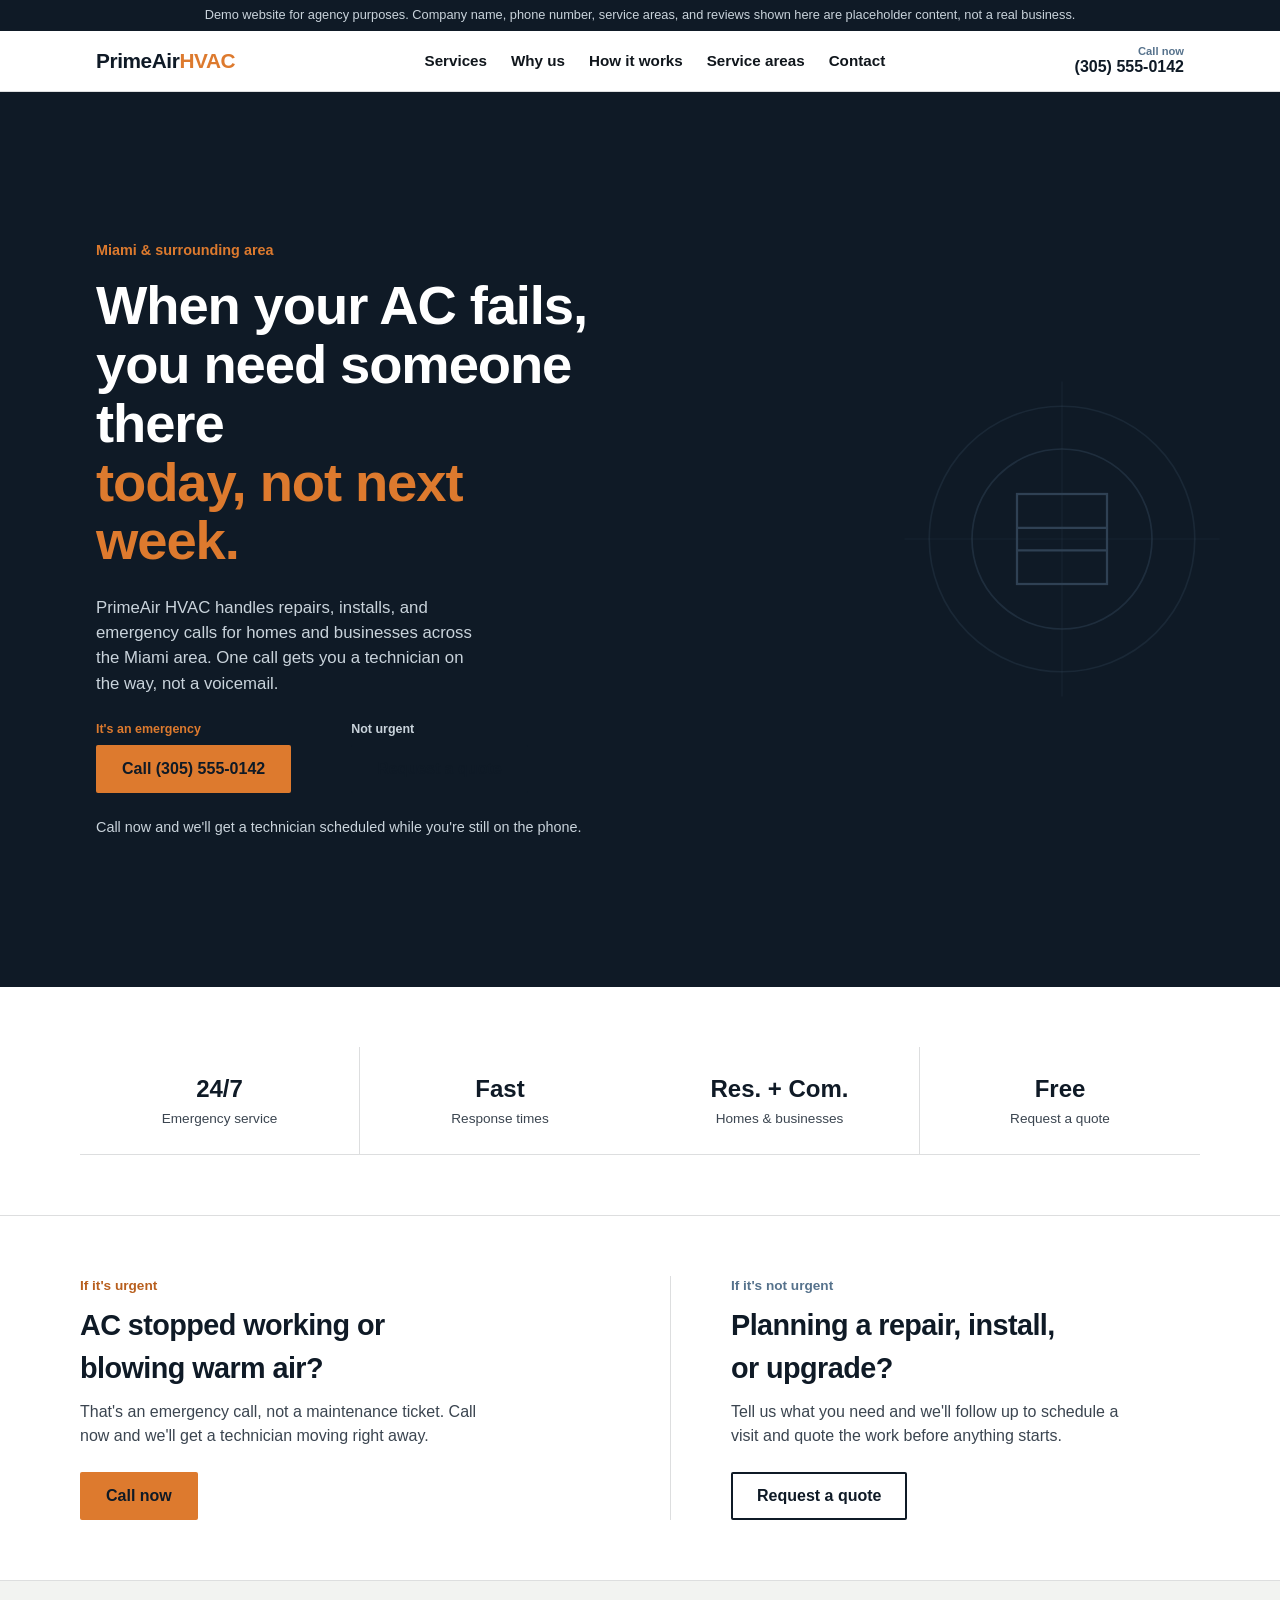
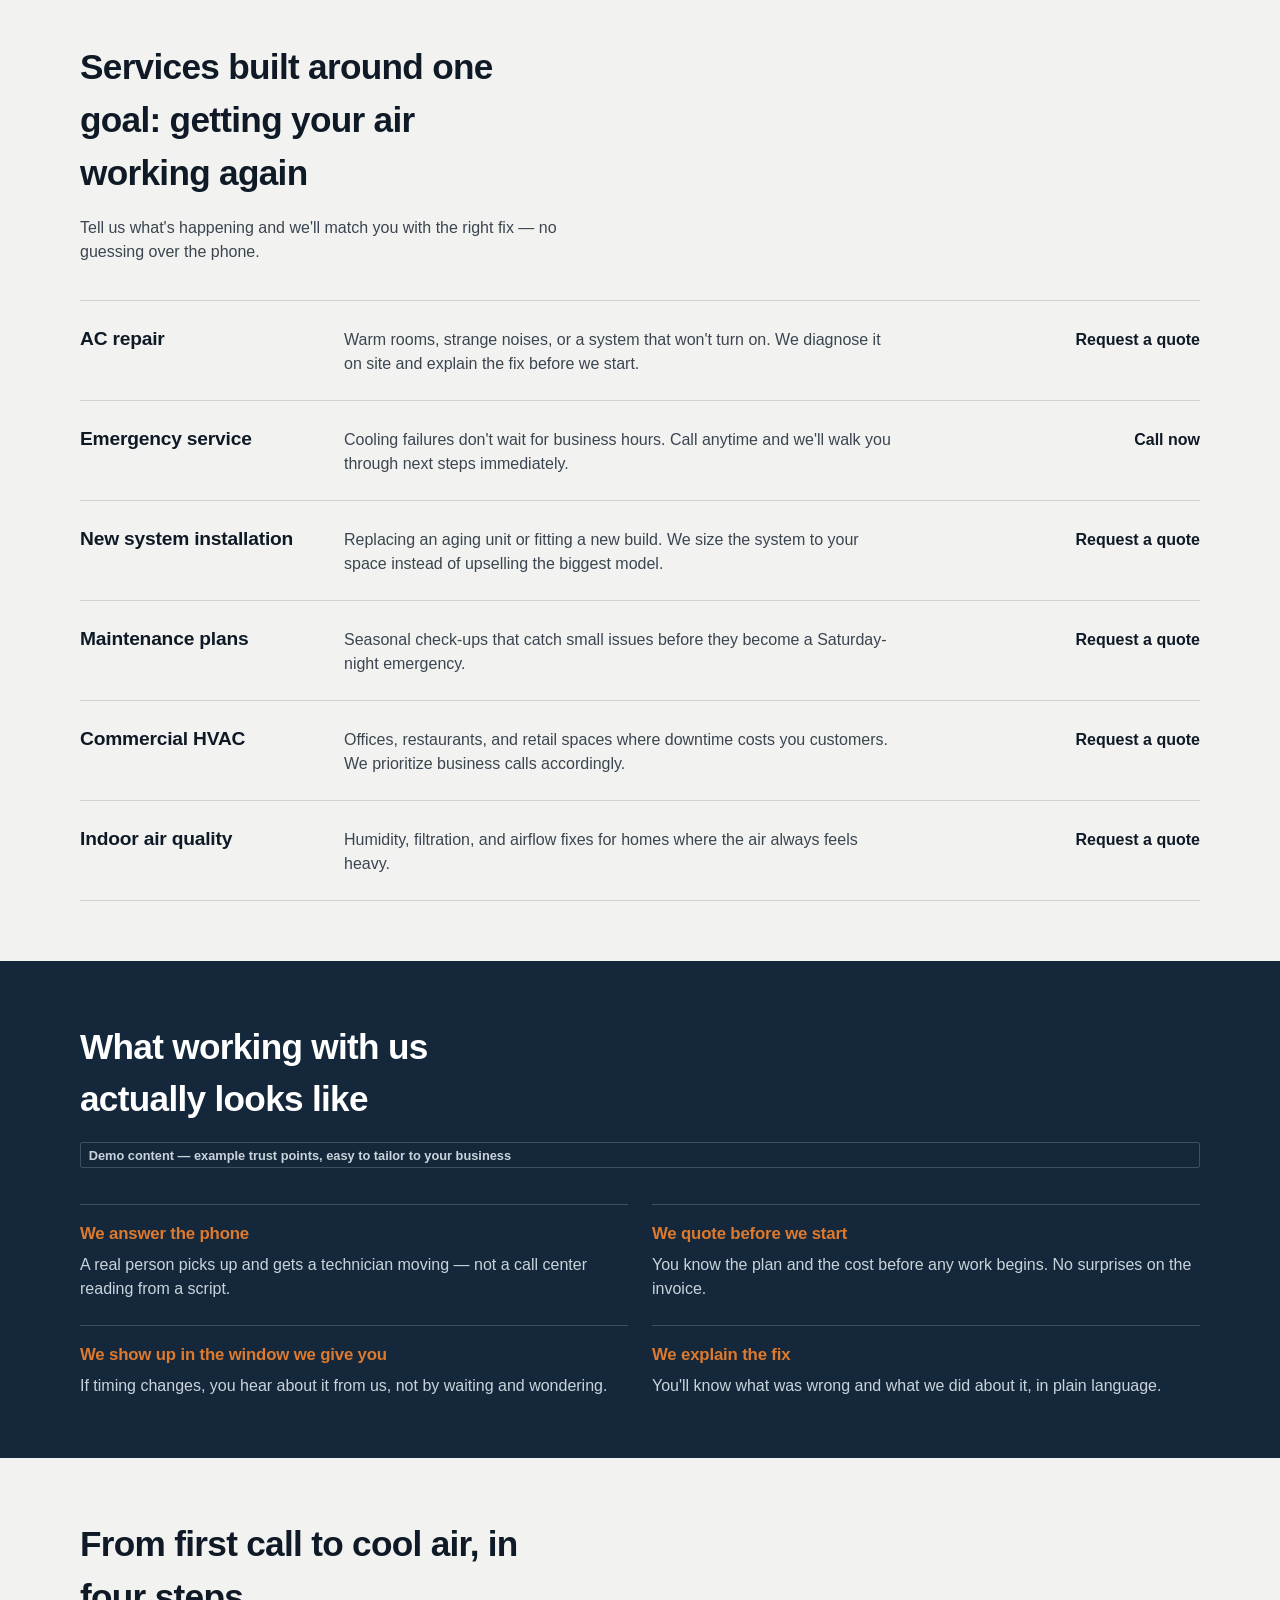
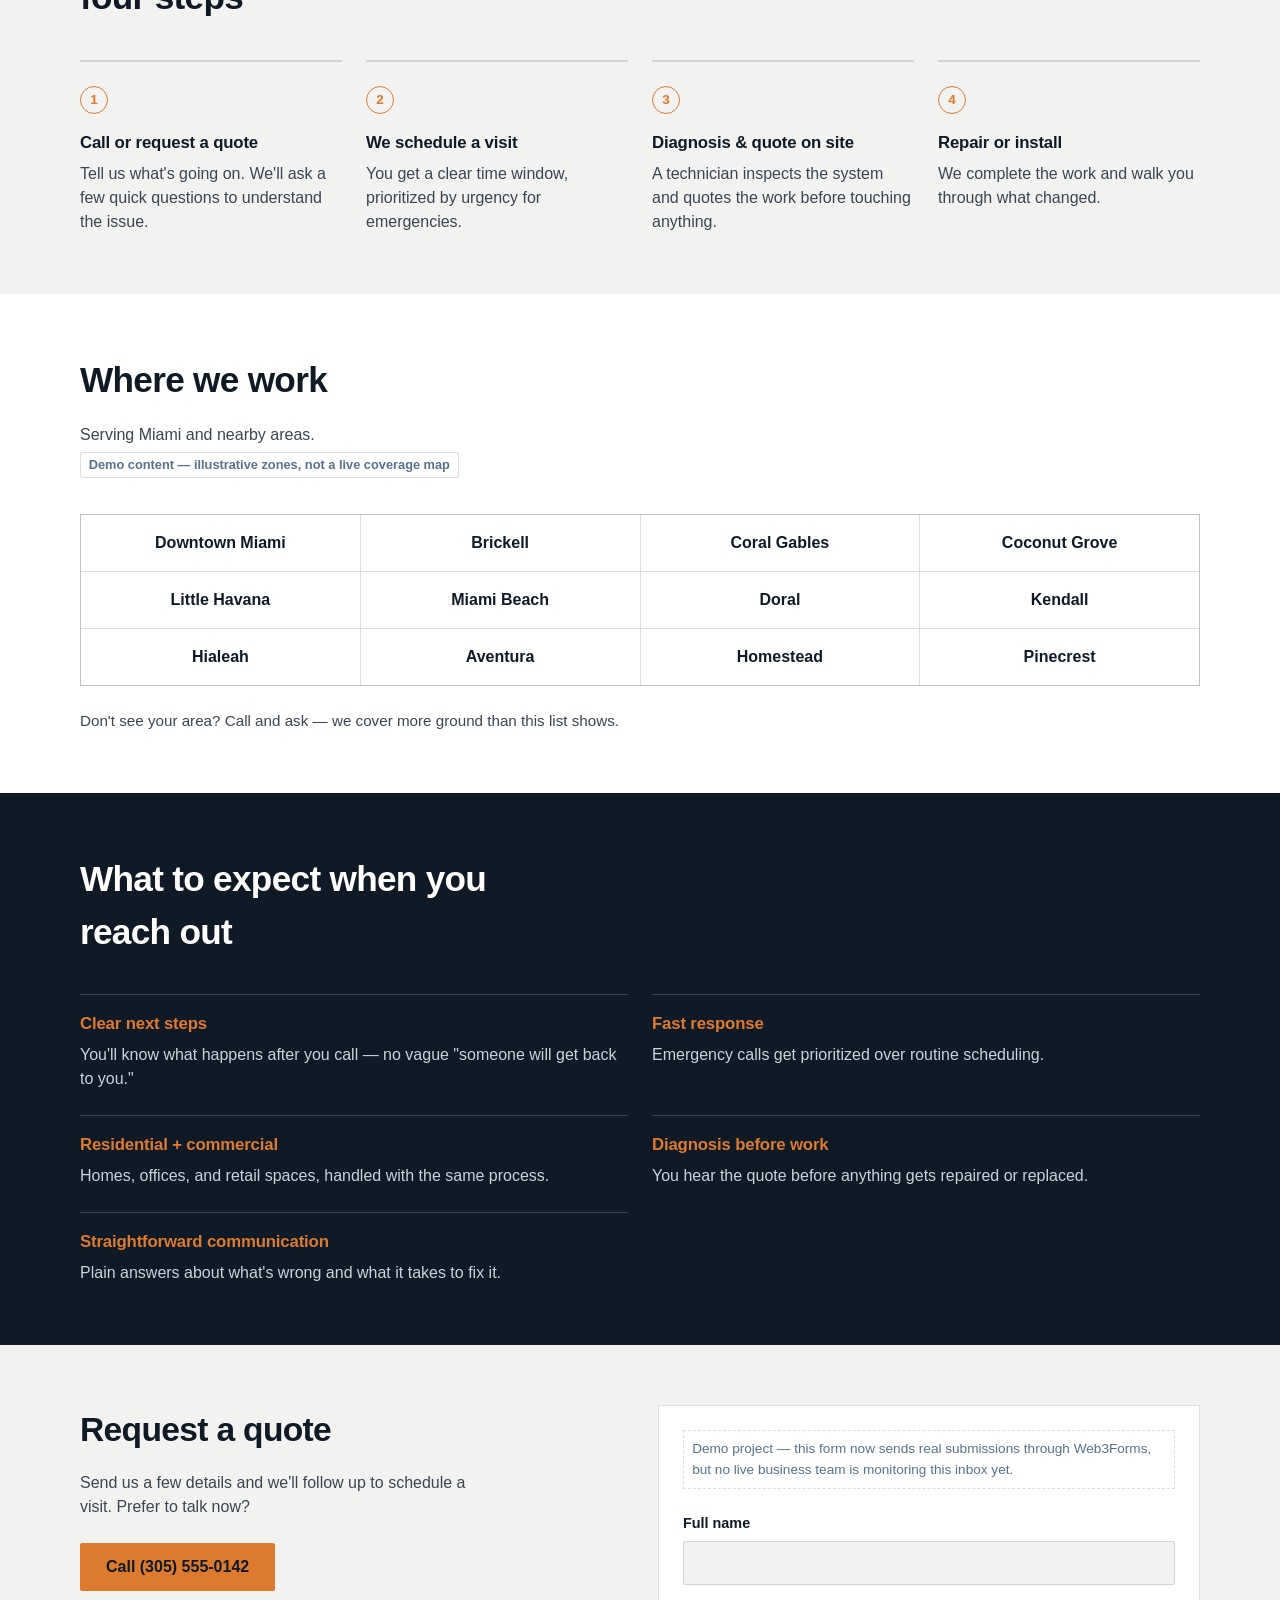
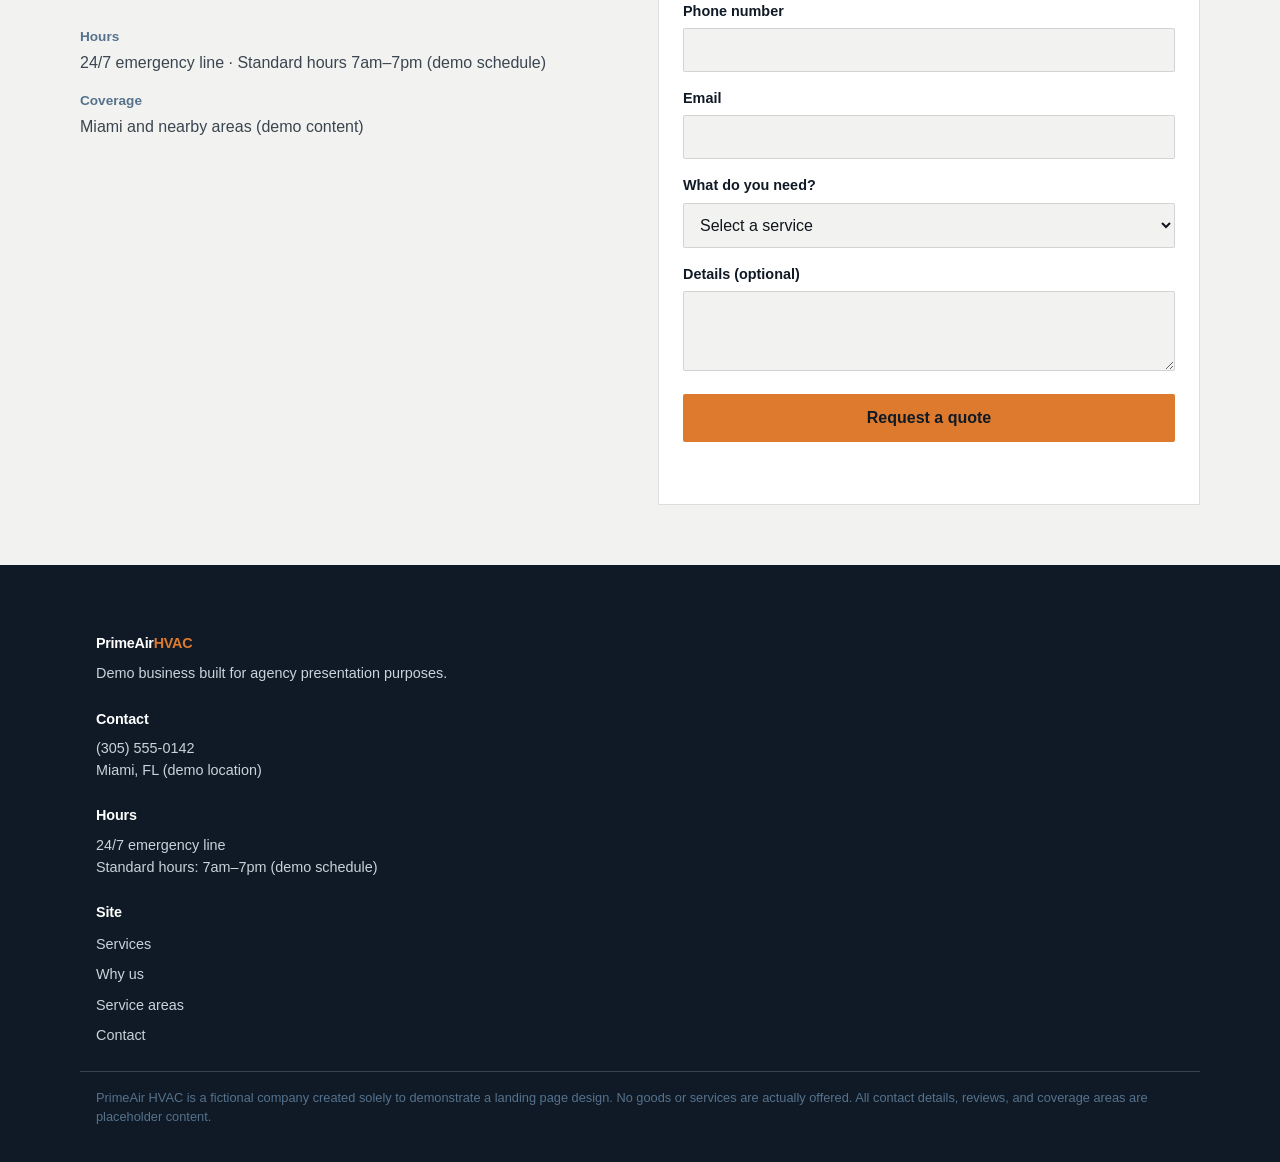
<file: index.html>
<!doctype html>
<!--
  BUSINESS CONFIG — checklist a completar antes de publicar este sitio.

  BUSINESS_NAME:
  BUSINESS_TYPE:
  STATUS: DEMO | PRODUCTION

  PHONE:
  EMAIL:
  ADDRESS:
  CITY:
  STATE:
  ZIP:
  SERVICE_AREAS:
  HOURS:

  WEBSITE_URL:
  GBP_URL:

  PRIMARY_SERVICE:
  SERVICES:
  EMERGENCY_SERVICE: yes | no
  RESIDENTIAL: yes | no
  COMMERCIAL: yes | no

  PRIMARY_COLOR:
  ACCENT_COLOR:
  OG_IMAGE:

  FORM_PROVIDER:
  FORM_ENDPOINT:
  FORM_RECIPIENT:
-->
<html lang="en">
<head>
  <meta charset="UTF-8">
  <meta name="viewport" content="width=device-width, initial-scale=1">
  <title>PrimeAir HVAC — Miami Heating &amp; Cooling (Demo)</title>
  <meta name="description" content="Demo landing page for PrimeAir HVAC, a fictional Miami HVAC company. Built as a sales sample by a web agency.">
  <meta name="robots" content="noindex, nofollow">

  <!-- SEO: favicon — add <link rel="icon" href="..."> once a real favicon asset exists -->

  <!-- SEO: canonical — activate only after the client's real domain is confirmed -->
  <!-- <link rel="canonical" href="https://CLIENT-DOMAIN.com/"> -->

  <!-- SEO: Open Graph — activate only after WEBSITE_URL and OG_IMAGE are confirmed -->
  <!-- <meta property="og:type" content="business.business"> -->
  <!-- <meta property="og:title" content="BUSINESS_NAME — BUSINESS_TYPE in CITY"> -->
  <!-- <meta property="og:description" content="OG_DESCRIPTION"> -->
  <!-- <meta property="og:url" content="https://CLIENT-DOMAIN.com/"> -->
  <!-- <meta property="og:image" content="https://CLIENT-DOMAIN.com/OG_IMAGE"> -->

  <!-- SEO: Twitter Card — activate only after WEBSITE_URL and OG_IMAGE are confirmed -->
  <!-- <meta name="twitter:card" content="summary_large_image"> -->
  <!-- <meta name="twitter:title" content="BUSINESS_NAME — BUSINESS_TYPE in CITY"> -->
  <!-- <meta name="twitter:description" content="OG_DESCRIPTION"> -->
  <!-- <meta name="twitter:image" content="https://CLIENT-DOMAIN.com/OG_IMAGE"> -->

  <!-- SEO: JSON-LD LocalBusiness — PRODUCTION TEMPLATE, NOT ACTIVE FOR THIS DEMO.
       Fill only with values confirmed by the real client. If a value can't be
       verified, delete that property — never fill it with a guess.
       Do NOT add: geo/coordinates, review, aggregateRating, priceRange,
       sameAs (social profiles), or any field not explicitly listed below.

  <script type="application/ld+json">
  {
    "@context": "https://schema.org",
    "@type": "BUSINESS_TYPE",
    "name": "BUSINESS_NAME",
    "url": "WEBSITE_URL",
    "telephone": "PHONE",
    "address": {
      "@type": "PostalAddress",
      "streetAddress": "ADDRESS",
      "addressLocality": "CITY",
      "addressRegion": "STATE",
      "postalCode": "ZIP",
      "addressCountry": "US"
    },
    "areaServed": "SERVICE_AREAS",
    "openingHoursSpecification": [
      {
        "@type": "OpeningHoursSpecification",
        "dayOfWeek": [],
        "opens": "",
        "closes": ""
      }
    ]
  }
  </script>
  -->

  <link rel="stylesheet" href="css/styles.css">
</head>
<body>

  <a class="skip-link" href="#main">Skip to main content</a>

  <p class="demo-banner">
    Demo website for agency purposes. Company name, phone number, service areas, and reviews shown here are placeholder content, not a real business.
  </p>

  <header class="site-header" id="top">
    <div class="header-inner">
      <!-- BUSINESS DATA: business name (BUSINESS_NAME) -->
      <a href="#top" class="logo">
        PrimeAir<span class="logo-accent">HVAC</span>
      </a>

      <nav class="primary-nav" aria-label="Primary">
        <ul>
          <li><a href="#services">Services</a></li>
          <li><a href="#why-us">Why us</a></li>
          <li><a href="#process">How it works</a></li>
          <li><a href="#areas">Service areas</a></li>
          <li><a href="#contact">Contact</a></li>
        </ul>
      </nav>

      <div class="header-actions">
        <!-- BUSINESS DATA: phone (PHONE) -->
        <a class="call-link" href="tel:+13055550142">
          <span class="call-label">Call now</span>
          <span class="call-number">(305) 555-0142</span>
        </a>
        <button class="menu-toggle" type="button" aria-controls="mobile-nav" aria-expanded="false">
          <span class="menu-toggle-bar"></span>
          <span class="visually-hidden">Open menu</span>
        </button>
      </div>
    </div>

    <nav id="mobile-nav" class="mobile-nav" aria-label="Mobile" hidden>
      <ul>
        <li><a href="#services">Services</a></li>
        <li><a href="#why-us">Why us</a></li>
        <li><a href="#process">How it works</a></li>
        <li><a href="#areas">Service areas</a></li>
        <li><a href="#contact">Contact</a></li>
      </ul>
      <!-- BUSINESS DATA: phone (PHONE) -->
      <a class="mobile-call" href="tel:+13055550142">Call (305) 555-0142</a>
    </nav>
  </header>

  <main id="main">

    <!-- HERO -->
    <section class="hero">
      <!-- NICHE-SPECIFIC VISUAL — replace for non-HVAC verticals -->
      <div class="hero-diagram" aria-hidden="true">
        <svg viewBox="0 0 320 320" width="100%" height="100%" preserveAspectRatio="xMidYMid meet">
          <circle cx="160" cy="160" r="118" fill="none" stroke="currentColor" stroke-width="1.5" opacity="0.35"/>
          <circle cx="160" cy="160" r="80" fill="none" stroke="currentColor" stroke-width="1.5" opacity="0.5"/>
          <line x1="160" y1="20" x2="160" y2="300" stroke="currentColor" stroke-width="1" opacity="0.25"/>
          <line x1="20" y1="160" x2="300" y2="160" stroke="currentColor" stroke-width="1" opacity="0.25"/>
          <rect x="120" y="120" width="80" height="80" fill="none" stroke="currentColor" stroke-width="2"/>
          <line x1="120" y1="150" x2="200" y2="150" stroke="currentColor" stroke-width="2"/>
          <line x1="120" y1="170" x2="200" y2="170" stroke="currentColor" stroke-width="2"/>
        </svg>
      </div>

      <div class="hero-inner">
        <!-- LOCATION DATA: city / service area (CITY) -->
        <p class="hero-kicker">Miami &amp; surrounding area</p>

        <!-- SERVICE DATA: HVAC-specific headline — rewrite per niche -->
        <h1 class="hero-title">
          When your AC fails,<br>
          you need someone there<br>
          <span class="hero-title-accent">today, not next week.</span>
        </h1>

        <!-- BUSINESS DATA: business name (BUSINESS_NAME) + LOCATION DATA: city (CITY) -->
        <p class="hero-copy">
          PrimeAir HVAC handles repairs, installs, and emergency calls for homes and businesses
          across the Miami area. One call gets you a technician on the way, not a voicemail.
        </p>

        <div class="hero-actions">
          <div class="hero-action">
            <span class="hero-action-label hero-action-label-urgent">It's an emergency</span>
            <!-- BUSINESS DATA: phone (PHONE) -->
            <a class="btn btn-primary" href="tel:+13055550142">Call (305) 555-0142</a>
          </div>
          <div class="hero-action">
            <span class="hero-action-label">Not urgent</span>
            <a class="btn btn-secondary" href="#contact">Request a quote</a>
          </div>
        </div>

        <!-- CLAIM REQUIRING VERIFICATION: response-speed promise — confirm before reusing -->
        <p class="hero-note">Call now and we'll get a technician scheduled while you're still on the phone.</p>
      </div>
    </section>

    <!-- VALUE SIGNALS -->
    <section class="value-signals" aria-label="Why call PrimeAir HVAC">
      <ul>
        <!-- CLAIM REQUIRING VERIFICATION: 24/7 availability -->
        <li>
          <span class="value-figure">24/7</span>
          <span class="value-label">Emergency service</span>
        </li>
        <!-- CLAIM REQUIRING VERIFICATION: response speed -->
        <li>
          <span class="value-figure">Fast</span>
          <span class="value-label">Response times</span>
        </li>
        <!-- SERVICE DATA: segments served (RESIDENTIAL / COMMERCIAL) -->
        <li>
          <span class="value-figure">Res. + Com.</span>
          <span class="value-label">Homes &amp; businesses</span>
        </li>
        <!-- CLAIM REQUIRING VERIFICATION: quotes offered at no charge -->
        <li>
          <span class="value-figure">Free</span>
          <span class="value-label">Request a quote</span>
        </li>
      </ul>
    </section>

    <!-- EMERGENCY VS QUOTE -->
    <section class="decision" aria-label="Choose your next step">
      <div class="decision-inner">
        <!-- SERVICE DATA: emergency framing, HVAC-specific symptom copy -->
        <!-- CLAIM REQUIRING VERIFICATION: "moving right away" response promise -->
        <div class="decision-path decision-emergency">
          <span class="decision-label">If it's urgent</span>
          <h2>AC stopped working or blowing warm air?</h2>
          <p>That's an emergency call, not a maintenance ticket. Call now and we'll get a technician moving right away.</p>
          <!-- BUSINESS DATA: phone (PHONE) -->
          <a class="btn btn-primary" href="tel:+13055550142">Call now</a>
        </div>

        <!-- SERVICE DATA: non-emergency framing -->
        <div class="decision-path decision-quote">
          <span class="decision-label">If it's not urgent</span>
          <h2>Planning a repair, install, or upgrade?</h2>
          <p>Tell us what you need and we'll follow up to schedule a visit and quote the work before anything starts.</p>
          <a class="btn btn-secondary" href="#contact">Request a quote</a>
        </div>
      </div>
    </section>

    <!-- SERVICES -->
    <section id="services" class="services">
      <div class="section-head">
        <!-- SERVICE DATA: HVAC-specific positioning copy -->
        <h2>Services built around one goal: getting your air working again</h2>
        <p>Tell us what's happening and we'll match you with the right fix — no guessing over the phone.</p>
      </div>

      <!-- SERVICE DATA: all 6 rows below (SERVICES) are HVAC-specific — replace per niche -->
      <ul class="service-list">
        <li class="service-row">
          <h3>AC repair</h3>
          <p>Warm rooms, strange noises, or a system that won't turn on. We diagnose it on site and explain the fix before we start.</p>
          <a class="service-link" href="#contact">Request a quote</a>
        </li>

        <li class="service-row">
          <h3>Emergency service</h3>
          <p>Cooling failures don't wait for business hours. Call anytime and we'll walk you through next steps immediately.</p>
          <!-- BUSINESS DATA: phone (PHONE) -->
          <a class="service-link" href="tel:+13055550142">Call now</a>
        </li>

        <li class="service-row">
          <h3>New system installation</h3>
          <p>Replacing an aging unit or fitting a new build. We size the system to your space instead of upselling the biggest model.</p>
          <a class="service-link" href="#contact">Request a quote</a>
        </li>

        <li class="service-row">
          <h3>Maintenance plans</h3>
          <p>Seasonal check-ups that catch small issues before they become a Saturday-night emergency.</p>
          <a class="service-link" href="#contact">Request a quote</a>
        </li>

        <li class="service-row">
          <h3>Commercial HVAC</h3>
          <p>Offices, restaurants, and retail spaces where downtime costs you customers. We prioritize business calls accordingly.</p>
          <a class="service-link" href="#contact">Request a quote</a>
        </li>

        <li class="service-row">
          <h3>Indoor air quality</h3>
          <p>Humidity, filtration, and airflow fixes for homes where the air always feels heavy.</p>
          <a class="service-link" href="#contact">Request a quote</a>
        </li>
      </ul>
    </section>

    <!-- WHY US -->
    <section id="why-us" class="why-us">
      <div class="why-us-inner">
        <h2>What working with us actually looks like</h2>
        <p class="demo-tag demo-tag-light">Demo content — example trust points, easy to tailor to your business</p>
        <!-- CLAIM REQUIRING VERIFICATION: the 4 operational promises below (answering calls, quoting first, on-time arrival, explaining the fix) must match the real client's actual process -->
        <ul class="why-list">
          <li>
            <h3>We answer the phone</h3>
            <p>A real person picks up and gets a technician moving — not a call center reading from a script.</p>
          </li>
          <li>
            <h3>We quote before we start</h3>
            <p>You know the plan and the cost before any work begins. No surprises on the invoice.</p>
          </li>
          <li>
            <h3>We show up in the window we give you</h3>
            <p>If timing changes, you hear about it from us, not by waiting and wondering.</p>
          </li>
          <li>
            <h3>We explain the fix</h3>
            <p>You'll know what was wrong and what we did about it, in plain language.</p>
          </li>
        </ul>
      </div>
    </section>

    <!-- PROCESS -->
    <section id="process" class="process">
      <div class="section-head">
        <!-- SERVICE DATA: HVAC-flavored phrasing ("cool air") -->
        <h2>From first call to cool air, in four steps</h2>
      </div>

      <ol class="process-steps">
        <li>
          <span class="step-number">1</span>
          <h3>Call or request a quote</h3>
          <p>Tell us what's going on. We'll ask a few quick questions to understand the issue.</p>
        </li>
        <li>
          <span class="step-number">2</span>
          <h3>We schedule a visit</h3>
          <p>You get a clear time window, prioritized by urgency for emergencies.</p>
        </li>
        <li>
          <span class="step-number">3</span>
          <h3>Diagnosis &amp; quote on site</h3>
          <p>A technician inspects the system and quotes the work before touching anything.</p>
        </li>
        <li>
          <span class="step-number">4</span>
          <h3>Repair or install</h3>
          <p>We complete the work and walk you through what changed.</p>
        </li>
      </ol>
    </section>

    <!-- SERVICE AREAS -->
    <section id="areas" class="service-areas">
      <div class="section-head">
        <!-- LOCATION DATA: city (CITY) -->
        <h2>Where we work</h2>
        <p>
          Serving Miami and nearby areas.
          <span class="demo-tag">Demo content — illustrative zones, not a live coverage map</span>
        </p>
      </div>

      <!-- LOCATION DATA: neighborhood list (SERVICE_AREAS) — replace with the real client's verified coverage -->
      <ul class="areas-grid">
        <li>Downtown Miami</li>
        <li>Brickell</li>
        <li>Coral Gables</li>
        <li>Coconut Grove</li>
        <li>Little Havana</li>
        <li>Miami Beach</li>
        <li>Doral</li>
        <li>Kendall</li>
        <li>Hialeah</li>
        <li>Aventura</li>
        <li>Homestead</li>
        <li>Pinecrest</li>
      </ul>
      <p class="areas-note">Don't see your area? Call and ask — we cover more ground than this list shows.</p>
    </section>

    <!-- WHY REACH OUT (replaces the old fictional testimonial) -->
    <section class="reasons">
      <div class="reasons-inner">
        <h2>What to expect when you reach out</h2>
        <ul class="reasons-list">
          <li>
            <h3>Clear next steps</h3>
            <p>You'll know what happens after you call — no vague "someone will get back to you."</p>
          </li>
          <!-- CLAIM REQUIRING VERIFICATION: prioritization promise -->
          <li>
            <h3>Fast response</h3>
            <p>Emergency calls get prioritized over routine scheduling.</p>
          </li>
          <!-- SERVICE DATA: segments served (RESIDENTIAL / COMMERCIAL) -->
          <li>
            <h3>Residential + commercial</h3>
            <p>Homes, offices, and retail spaces, handled with the same process.</p>
          </li>
          <li>
            <h3>Diagnosis before work</h3>
            <p>You hear the quote before anything gets repaired or replaced.</p>
          </li>
          <li>
            <h3>Straightforward communication</h3>
            <p>Plain answers about what's wrong and what it takes to fix it.</p>
          </li>
        </ul>
      </div>
    </section>

    <!-- CONTACT -->
    <section id="contact" class="contact">
      <div class="contact-inner">
        <div class="contact-info">
          <h2>Request a quote</h2>
          <p>Send us a few details and we'll follow up to schedule a visit. Prefer to talk now?</p>
          <!-- BUSINESS DATA: phone (PHONE) -->
          <a class="btn btn-primary" href="tel:+13055550142">Call (305) 555-0142</a>
          <dl class="contact-facts">
            <div>
              <dt>Hours</dt>
              <!-- BUSINESS DATA: hours (HOURS) -->
              <dd>24/7 emergency line · Standard hours 7am–7pm (demo schedule)</dd>
            </div>
            <div>
              <dt>Coverage</dt>
              <!-- LOCATION DATA: service area (SERVICE_AREAS) -->
              <dd>Miami and nearby areas (demo content)</dd>
            </div>
          </dl>
        </div>

        <!-- FORM BACKEND: Web3Forms (https://web3forms.com). Live access_key below — this form now actually delivers submissions. -->
        <form class="quote-form" id="quote-form" action="https://api.web3forms.com/submit" method="POST" novalidate>
          <p class="form-demo-note">Demo project — this form now sends real submissions through Web3Forms, but no live business team is monitoring this inbox yet.</p>

          <input type="hidden" name="access_key" value="23365fd4-88a9-4d3e-93b5-5aa32826ed1f">
          <input type="hidden" name="subject" value="New quote request — PrimeAir HVAC Demo">
          <!-- Honeypot per Web3Forms spam-protection docs: must stay named "botcheck" and hidden from real users -->
          <input type="checkbox" name="botcheck" style="display: none;" tabindex="-1" autocomplete="off" aria-hidden="true">

          <div class="form-row">
            <label for="name">Full name</label>
            <input type="text" id="name" name="name" autocomplete="name" required>
          </div>

          <div class="form-row">
            <label for="phone">Phone number</label>
            <input type="tel" id="phone" name="phone" autocomplete="tel" required>
          </div>

          <div class="form-row">
            <label for="email">Email</label>
            <input type="email" id="email" name="email" autocomplete="email" required>
          </div>

          <div class="form-row">
            <label for="service">What do you need?</label>
            <select id="service" name="service" required>
              <option value="" disabled selected>Select a service</option>
              <option value="repair">AC repair</option>
              <option value="emergency">Emergency service</option>
              <option value="install">New installation</option>
              <option value="maintenance">Maintenance plan</option>
              <option value="commercial">Commercial HVAC</option>
              <option value="other">Something else</option>
            </select>
          </div>

          <div class="form-row">
            <label for="message">Details (optional)</label>
            <textarea id="message" name="message" rows="3"></textarea>
          </div>

          <button type="submit" class="btn btn-primary btn-full">Request a quote</button>

          <p class="form-status" id="form-status" role="status" aria-live="polite"></p>
        </form>
      </div>
    </section>

  </main>

  <footer class="site-footer">
    <div class="footer-inner">
      <div class="footer-brand">
        <!-- BUSINESS DATA: business name (BUSINESS_NAME) -->
        <p class="logo">PrimeAir<span class="logo-accent">HVAC</span></p>
        <p>Demo business built for agency presentation purposes.</p>
      </div>

      <div class="footer-col">
        <h3>Contact</h3>
        <!-- BUSINESS DATA: phone (PHONE) -->
        <p><a href="tel:+13055550142">(305) 555-0142</a></p>
        <!-- LOCATION DATA: city/state (CITY, STATE) -->
        <p>Miami, FL (demo location)</p>
      </div>

      <div class="footer-col">
        <h3>Hours</h3>
        <!-- BUSINESS DATA: hours (HOURS) -->
        <p>24/7 emergency line</p>
        <p>Standard hours: 7am–7pm (demo schedule)</p>
      </div>

      <div class="footer-col">
        <h3>Site</h3>
        <ul>
          <li><a href="#services">Services</a></li>
          <li><a href="#why-us">Why us</a></li>
          <li><a href="#areas">Service areas</a></li>
          <li><a href="#contact">Contact</a></li>
        </ul>
      </div>
    </div>

    <p class="footer-disclaimer">
      PrimeAir HVAC is a fictional company created solely to demonstrate a landing page design. No goods or services are actually offered. All contact details, reviews, and coverage areas are placeholder content.
    </p>
  </footer>

  <div class="sticky-call" role="complementary" aria-label="Quick contact">
    <!-- BUSINESS DATA: phone (PHONE) -->
    <a class="sticky-call-btn" href="tel:+13055550142">Call now</a>
    <a class="sticky-quote-btn" href="#contact">Request a quote</a>
  </div>

  <script src="js/main.js"></script>
</body>
</html>
</file>
<file: css/styles.css>
/* =========================================================
   PrimeAir HVAC — Demo landing page (V1.2 CRO refinement)
   Vanilla CSS, mobile-first, no frameworks, no external assets.
   ========================================================= */

/* ---------- Design tokens ---------- */
:root {
  --navy-deep: #0F1A26;
  --navy: #15283B;
  --steel: #56728C;
  --steel-light: #C9D3DB;
  --paper: #F2F3F1;
  --paper-raised: #FFFFFF;
  --ink: #10161C;
  --ink-soft: #3B4550;
  --amber: #DD7A2E;
  --amber-dark: #B85F1E;
  --line: rgba(16, 22, 28, 0.14);
  --line-on-dark: rgba(255, 255, 255, 0.18);

  --font-base: -apple-system, "Segoe UI", Roboto, Helvetica, Arial, sans-serif;
  --font-display: "Arial Narrow", "Helvetica Neue", Arial, sans-serif;

  --radius: 2px;
  --container: 1120px;

  --space-1: 0.5rem;
  --space-2: 1rem;
  --space-3: 1.5rem;
  --space-4: 2.25rem;
  --space-5: 3.75rem;
  --space-6: 5.5rem;
}

/* ---------- Reset ---------- */
*, *::before, *::after { box-sizing: border-box; }

html {
  -webkit-text-size-adjust: 100%;
  scroll-behavior: smooth;
}

body {
  margin: 0;
  font-family: var(--font-base);
  color: var(--ink);
  background: var(--paper);
  line-height: 1.5;
  -webkit-font-smoothing: antialiased;
  padding-bottom: calc(64px + env(safe-area-inset-bottom, 0px));
}

img, svg { max-width: 100%; display: block; }

h1, h2, h3, h4 { margin: 0; font-weight: 800; letter-spacing: -0.01em; color: var(--navy-deep); }
h1, h2 { font-family: var(--font-display); letter-spacing: -0.02em; }
p { margin: 0; }
ul, ol { margin: 0; padding: 0; list-style: none; }

a {
  color: inherit;
  text-decoration: none;
}

button {
  font-family: inherit;
  cursor: pointer;
}

input, select, textarea {
  font-family: inherit;
  font-size: 1rem;
}

@media (prefers-reduced-motion: reduce) {
  html { scroll-behavior: auto; }
  * { transition-duration: 0.001ms !important; }
}

/* ---------- Utility ---------- */
.visually-hidden {
  position: absolute;
  width: 1px;
  height: 1px;
  overflow: hidden;
  clip: rect(0 0 0 0);
  white-space: nowrap;
}

.skip-link {
  position: absolute;
  left: -999px;
  top: 0;
  background: var(--amber);
  color: var(--navy-deep);
  padding: 0.6em 1em;
  font-weight: 700;
  z-index: 100;
}
.skip-link:focus {
  left: var(--space-2);
  top: var(--space-2);
}

:focus-visible {
  outline: 3px solid var(--amber);
  outline-offset: 2px;
}

.btn {
  display: inline-flex;
  align-items: center;
  justify-content: center;
  gap: 0.5em;
  padding: 0.85em 1.5em;
  border: 2px solid transparent;
  border-radius: var(--radius);
  font-weight: 700;
  font-size: 1rem;
  line-height: 1;
  min-height: 48px;
  transition: background-color 120ms ease, color 120ms ease, border-color 120ms ease;
}

.btn-primary {
  background: var(--amber);
  color: var(--navy-deep);
}
.btn-primary:hover,
.btn-primary:focus-visible {
  background: var(--amber-dark);
}

.btn-secondary {
  background: transparent;
  border-color: var(--navy-deep);
  color: var(--navy-deep);
}
.btn-secondary:hover,
.btn-secondary:focus-visible {
  background: var(--navy-deep);
  color: var(--paper-raised);
}

.btn-full { width: 100%; }

.demo-tag {
  display: inline-block;
  font-size: 0.8rem;
  font-weight: 700;
  color: var(--steel);
  border: 1px solid var(--line);
  padding: 0.2em 0.6em;
  border-radius: var(--radius);
  margin-top: 0.4em;
}
.demo-tag-light {
  color: var(--steel-light);
  border-color: var(--line-on-dark);
}

/* ---------- Demo banner ---------- */
.demo-banner {
  background: var(--navy-deep);
  color: var(--steel-light);
  font-size: 0.8rem;
  text-align: center;
  padding: 0.5em 1em;
  line-height: 1.4;
}

/* ---------- Header ---------- */
.site-header {
  background: var(--paper-raised);
  border-bottom: 1px solid var(--line);
  position: sticky;
  top: 0;
  z-index: 50;
}

.header-inner {
  max-width: var(--container);
  margin: 0 auto;
  display: flex;
  align-items: center;
  justify-content: space-between;
  padding: 0.9em var(--space-2);
  gap: var(--space-2);
}

.logo {
  font-family: var(--font-display);
  font-size: 1.3rem;
  font-weight: 800;
  color: var(--navy-deep);
  letter-spacing: -0.02em;
  white-space: nowrap;
}
.logo-accent { color: var(--amber); }

.primary-nav { display: none; }

.header-actions {
  display: flex;
  align-items: center;
  gap: var(--space-2);
}

.call-link {
  display: none;
  flex-direction: column;
  line-height: 1.15;
  text-align: right;
  transition: color 120ms ease;
}
.call-link:hover .call-number,
.call-link:focus-visible .call-number {
  color: var(--amber-dark);
}
.call-label {
  font-size: 0.7rem;
  color: var(--steel);
  font-weight: 700;
}
.call-number {
  font-weight: 800;
  color: var(--navy-deep);
  transition: color 120ms ease;
}

.menu-toggle {
  background: none;
  border: 1px solid var(--line);
  border-radius: var(--radius);
  width: 44px;
  height: 44px;
  display: flex;
  align-items: center;
  justify-content: center;
  position: relative;
}
.menu-toggle-bar,
.menu-toggle-bar::before,
.menu-toggle-bar::after {
  content: "";
  display: block;
  width: 20px;
  height: 2px;
  background: var(--navy-deep);
  position: relative;
  transition: transform 150ms ease, opacity 150ms ease;
}
.menu-toggle-bar::before { position: absolute; top: -6px; }
.menu-toggle-bar::after { position: absolute; top: 6px; }

.menu-toggle[aria-expanded="true"] .menu-toggle-bar { background: transparent; }
.menu-toggle[aria-expanded="true"] .menu-toggle-bar::before { transform: translateY(6px) rotate(45deg); }
.menu-toggle[aria-expanded="true"] .menu-toggle-bar::after { transform: translateY(-6px) rotate(-45deg); }

.mobile-nav {
  border-top: 1px solid var(--line);
  padding: var(--space-2);
  background: var(--paper-raised);
}
.mobile-nav ul {
  display: flex;
  flex-direction: column;
}
.mobile-nav li + li { border-top: 1px solid var(--line); }
.mobile-nav a {
  display: block;
  padding: 0.9em 0.2em;
  font-weight: 600;
}
.mobile-call {
  display: block;
  margin-top: var(--space-2);
  background: var(--amber);
  color: var(--navy-deep);
  text-align: center;
  font-weight: 700;
  padding: 0.9em;
  border-radius: var(--radius);
}

/* ---------- Hero ---------- */
.hero {
  position: relative;
  background: var(--navy-deep);
  color: var(--paper-raised);
  overflow: hidden;
}

/* Decorative technical diagram — must stay behind copy and never compete with it */
.hero-diagram {
  position: absolute;
  top: -30px;
  right: -70px;
  width: 200px;
  height: 200px;
  color: var(--steel);
  opacity: 0.18;
  pointer-events: none;
  z-index: 0;
}

.hero-inner {
  position: relative;
  z-index: 1;
  max-width: var(--container);
  margin: 0 auto;
  padding: var(--space-5) var(--space-2) var(--space-4);
}

.hero-kicker {
  color: var(--amber);
  font-weight: 700;
  font-size: 0.9rem;
  margin-bottom: var(--space-2);
}

.hero-title {
  color: var(--paper-raised);
  font-size: clamp(2rem, 8vw, 3.4rem);
  line-height: 1.08;
  letter-spacing: -0.02em;
  max-width: 17ch;
}
.hero-title-accent { color: var(--amber); }

.hero-copy {
  margin-top: var(--space-3);
  max-width: 42ch;
  color: var(--steel-light);
  font-size: 1.05rem;
}

.hero-actions {
  margin-top: var(--space-3);
  display: flex;
  flex-direction: column;
  gap: var(--space-3);
}

.hero-action { display: flex; flex-direction: column; gap: 0.4em; }

.hero-action-label {
  font-size: 0.78rem;
  font-weight: 700;
  color: var(--steel-light);
}
.hero-action-label-urgent { color: var(--amber); }

.hero-note {
  margin-top: var(--space-3);
  color: var(--steel-light);
  font-size: 0.9rem;
}

/* ---------- Value signals ---------- */
.value-signals {
  background: var(--paper-raised);
  border-bottom: 1px solid var(--line);
}
.value-signals ul {
  max-width: var(--container);
  margin: 0 auto;
  display: grid;
  grid-template-columns: repeat(2, 1fr);
}
.value-signals li {
  padding: var(--space-3) var(--space-2);
  text-align: center;
  border-bottom: 1px solid var(--line);
}
.value-signals li:nth-child(odd) { border-right: 1px solid var(--line); }
.value-figure {
  display: block;
  font-family: var(--font-display);
  font-size: 1.5rem;
  font-weight: 800;
  color: var(--navy-deep);
}
.value-label {
  display: block;
  margin-top: 0.2em;
  font-size: 0.85rem;
  color: var(--ink-soft);
}

/* ---------- Emergency vs quote decision ---------- */
.decision {
  background: var(--paper-raised);
  border-bottom: 1px solid var(--line);
}
.decision-inner {
  max-width: var(--container);
  margin: 0 auto;
  display: grid;
  gap: var(--space-4);
}
.decision-path + .decision-path {
  border-top: 1px solid var(--line);
  padding-top: var(--space-4);
}
.decision-label {
  display: block;
  font-weight: 700;
  font-size: 0.85rem;
  margin-bottom: 0.6em;
}
.decision-emergency .decision-label { color: var(--amber-dark); }
.decision-quote .decision-label { color: var(--steel); }
.decision-path h2 {
  font-size: clamp(1.3rem, 4.5vw, 1.8rem);
  max-width: 22ch;
}
.decision-path p {
  margin-top: 0.6em;
  color: var(--ink-soft);
  max-width: 46ch;
}
.decision-path .btn { margin-top: var(--space-3); }

/* ---------- Section shared ---------- */
section { padding: var(--space-5) var(--space-2); }

.section-head {
  max-width: var(--container);
  margin: 0 auto var(--space-4);
}
.section-head h2 {
  font-size: clamp(1.6rem, 5vw, 2.2rem);
  max-width: 24ch;
}
.section-head p {
  margin-top: var(--space-2);
  color: var(--ink-soft);
  max-width: 56ch;
}

/* ---------- Services (editorial list, not cards) ---------- */
.services { background: var(--paper); }

.service-list {
  max-width: var(--container);
  margin: 0 auto;
  border-top: 1px solid var(--line);
}

.service-row {
  padding: var(--space-3) 0;
  border-bottom: 1px solid var(--line);
}
.service-row h3 {
  font-size: 1.2rem;
}
.service-row p {
  margin-top: 0.5em;
  color: var(--ink-soft);
  max-width: 62ch;
}
.service-link {
  display: inline-block;
  margin-top: 0.75em;
  font-weight: 700;
  color: var(--navy-deep);
  border-bottom: 1px solid transparent;
  padding-bottom: 0.1em;
  transition: color 120ms ease, border-color 120ms ease;
}
.service-link:hover,
.service-link:focus-visible {
  color: var(--amber-dark);
  border-bottom-color: var(--amber);
}

/* ---------- Why us ---------- */
.why-us {
  background: var(--navy);
  color: var(--paper-raised);
}
.why-us-inner {
  max-width: var(--container);
  margin: 0 auto;
}
.why-us h2 {
  color: var(--paper-raised);
  font-size: clamp(1.6rem, 5vw, 2.2rem);
  max-width: 22ch;
  margin-bottom: var(--space-2);
}
.why-us-inner > .demo-tag {
  display: block;
  margin-bottom: var(--space-4);
}
.why-list {
  display: grid;
  gap: var(--space-3);
}
.why-list li {
  border-top: 1px solid var(--line-on-dark);
  padding-top: var(--space-2);
}
.why-list h3 {
  color: var(--amber);
  font-size: 1.05rem;
  margin-bottom: 0.4em;
}
.why-list p {
  color: var(--steel-light);
}

/* ---------- Process ---------- */
.process { background: var(--paper); }

.process-steps {
  max-width: var(--container);
  margin: 0 auto;
  display: grid;
  gap: var(--space-3);
}
.process-steps li {
  padding-top: var(--space-3);
  border-top: 2px solid var(--line);
}
.step-number {
  display: inline-block;
  font-family: var(--font-display);
  font-size: 0.85rem;
  font-weight: 800;
  color: var(--amber);
  border: 1px solid var(--amber);
  width: 28px;
  height: 28px;
  line-height: 26px;
  text-align: center;
  border-radius: 50%;
  margin-bottom: var(--space-2);
}
.process-steps h3 { font-size: 1.05rem; margin-bottom: 0.4em; }
.process-steps p { color: var(--ink-soft); }

/* ---------- Service areas ---------- */
.service-areas { background: var(--paper-raised); }

.areas-grid {
  max-width: var(--container);
  margin: 0 auto;
  display: grid;
  grid-template-columns: repeat(2, 1fr);
  gap: 1px;
  background: var(--line);
  border: 1px solid var(--line);
}
.areas-grid li {
  background: var(--paper-raised);
  padding: var(--space-2);
  font-weight: 700;
  color: var(--navy-deep);
  text-align: center;
}
.areas-note {
  max-width: var(--container);
  margin: var(--space-3) auto 0;
  color: var(--ink-soft);
  font-size: 0.95rem;
}

/* ---------- Why reach out (replaces the old testimonial slot) ---------- */
.reasons {
  background: var(--navy-deep);
  color: var(--paper-raised);
}
.reasons-inner {
  max-width: var(--container);
  margin: 0 auto;
}
.reasons h2 {
  color: var(--paper-raised);
  font-size: clamp(1.6rem, 5vw, 2.2rem);
  max-width: 22ch;
  margin-bottom: var(--space-4);
}
.reasons-list {
  display: grid;
  gap: var(--space-3);
}
.reasons-list li {
  border-top: 1px solid var(--line-on-dark);
  padding-top: var(--space-2);
}
.reasons-list h3 {
  color: var(--amber);
  font-size: 1.05rem;
  margin-bottom: 0.4em;
}
.reasons-list p { color: var(--steel-light); }

/* ---------- Contact ---------- */
.contact { background: var(--paper); }

.contact-inner {
  max-width: var(--container);
  margin: 0 auto;
  display: grid;
  gap: var(--space-4);
}

.contact-info h2 { font-size: clamp(1.6rem, 5vw, 2.1rem); }
.contact-info p { margin-top: var(--space-2); color: var(--ink-soft); max-width: 46ch; }
.contact-info .btn { margin-top: var(--space-3); }

.contact-facts {
  margin-top: var(--space-4);
  display: grid;
  gap: var(--space-2);
}
.contact-facts dt {
  font-weight: 800;
  font-size: 0.85rem;
  color: var(--steel);
}
.contact-facts dd {
  margin: 0.2em 0 0;
  color: var(--ink-soft);
}

.quote-form {
  background: var(--paper-raised);
  border: 1px solid var(--line);
  padding: var(--space-3);
}
.form-demo-note {
  font-size: 0.85rem;
  color: var(--steel);
  border: 1px dashed var(--line);
  padding: 0.6em;
  margin-bottom: var(--space-3);
}
.form-row { margin-bottom: var(--space-2); }
.form-row label {
  display: block;
  font-weight: 700;
  font-size: 0.9rem;
  margin-bottom: 0.4em;
  color: var(--navy-deep);
}
.form-row input,
.form-row select,
.form-row textarea {
  width: 100%;
  padding: 0.75em;
  border: 1px solid var(--line);
  border-radius: var(--radius);
  background: var(--paper);
  color: var(--ink);
}
.form-row input:focus-visible,
.form-row select:focus-visible,
.form-row textarea:focus-visible {
  outline: 3px solid var(--amber);
  outline-offset: 1px;
}
.form-status {
  margin-top: var(--space-2);
  font-weight: 700;
  min-height: 1.4em;
  color: var(--navy-deep);
}
.form-status[data-state="success"] { color: #1E7A45; }
.form-status[data-state="error"] { color: #B23A2F; }

/* ---------- Footer ---------- */
.site-footer {
  background: var(--navy-deep);
  color: var(--steel-light);
}
.footer-inner {
  max-width: var(--container);
  margin: 0 auto;
  padding: var(--space-5) var(--space-2) var(--space-3);
  display: grid;
  gap: var(--space-3);
}
.footer-brand .logo { color: var(--paper-raised); }
.footer-brand p { margin-top: var(--space-1); color: var(--steel-light); font-size: 0.9rem; }

.footer-col h3 {
  font-family: var(--font-base);
  color: var(--paper-raised);
  font-size: 0.9rem;
  margin-bottom: var(--space-1);
}
.footer-col p, .footer-col a { color: var(--steel-light); font-size: 0.9rem; }
.footer-col ul { display: grid; gap: 0.4em; margin-top: 0.2em; }

.footer-disclaimer {
  max-width: var(--container);
  margin: 0 auto;
  padding: var(--space-2) var(--space-2) var(--space-4);
  font-size: 0.8rem;
  color: var(--steel);
  border-top: 1px solid var(--line-on-dark);
}

/* ---------- Sticky mobile call bar ---------- */
.sticky-call {
  position: fixed;
  bottom: 0;
  left: 0;
  right: 0;
  display: flex;
  z-index: 60;
  border-top: 1px solid var(--line);
  padding-bottom: env(safe-area-inset-bottom, 0px);
}
.sticky-call-btn,
.sticky-quote-btn {
  flex: 1;
  text-align: center;
  padding: 0.95em 0.5em;
  font-weight: 800;
  min-height: 52px;
  display: flex;
  align-items: center;
  justify-content: center;
}
.sticky-call-btn {
  background: var(--amber);
  color: var(--navy-deep);
}
.sticky-quote-btn {
  background: var(--navy-deep);
  color: var(--paper-raised);
}

/* =========================================================
   Breakpoints
   ========================================================= */

/* Small phones: keep the diagram from ever reading as content */
@media (max-width: 380px) {
  .hero-diagram { opacity: 0.12; width: 160px; height: 160px; }
}

/* Tablet */
@media (min-width: 640px) {
  .hero-diagram {
    top: 50%;
    right: -8%;
    width: 300px;
    height: 300px;
    opacity: 0.3;
    transform: translateY(-50%);
  }
  .hero-actions { flex-direction: row; }
  .value-signals ul { grid-template-columns: repeat(4, 1fr); }
  .value-signals li:nth-child(odd) { border-right: 1px solid var(--line); }
  .value-signals li:nth-child(4n) { border-right: none; }
  .why-list { grid-template-columns: repeat(2, 1fr); }
  .reasons-list { grid-template-columns: repeat(2, 1fr); }
  .process-steps { grid-template-columns: repeat(2, 1fr); }
  .areas-grid { grid-template-columns: repeat(3, 1fr); }
  .contact-inner { grid-template-columns: 1fr 1fr; align-items: start; }
  .sticky-call { display: none; }
  body { padding-bottom: 0; }
}

/* Desktop */
@media (min-width: 960px) {
  .primary-nav { display: block; }
  .primary-nav ul { display: flex; gap: var(--space-3); }
  .primary-nav a {
    font-weight: 600;
    font-size: 0.95rem;
    padding: 0.5em 0;
    border-bottom: 2px solid transparent;
    transition: border-color 120ms ease;
  }
  .primary-nav a:hover,
  .primary-nav a:focus-visible {
    border-color: var(--amber);
  }
  .call-link { display: flex; }
  .menu-toggle { display: none; }
  .mobile-nav { display: none !important; }

  .hero-inner { padding: var(--space-6) var(--space-2); }
  .hero-diagram { right: 3%; width: 360px; height: 360px; opacity: 0.45; }
  .hero-actions { flex-direction: row; gap: var(--space-5); }

  .decision-inner { grid-template-columns: 1fr 1fr; gap: var(--space-5); }
  .decision-path + .decision-path {
    border-top: none;
    border-left: 1px solid var(--line);
    padding-top: 0;
    padding-left: var(--space-5);
  }

  .service-row {
    display: grid;
    grid-template-columns: 240px 1fr auto;
    align-items: baseline;
    gap: var(--space-3);
  }
  .service-row p { margin-top: 0; }
  .service-row .service-link { margin-top: 0; justify-self: end; white-space: nowrap; }

  .process-steps { grid-template-columns: repeat(4, 1fr); }
  .areas-grid { grid-template-columns: repeat(4, 1fr); }
}

@media (min-width: 1200px) {
  section { padding-left: 0; padding-right: 0; }
}
</file>
